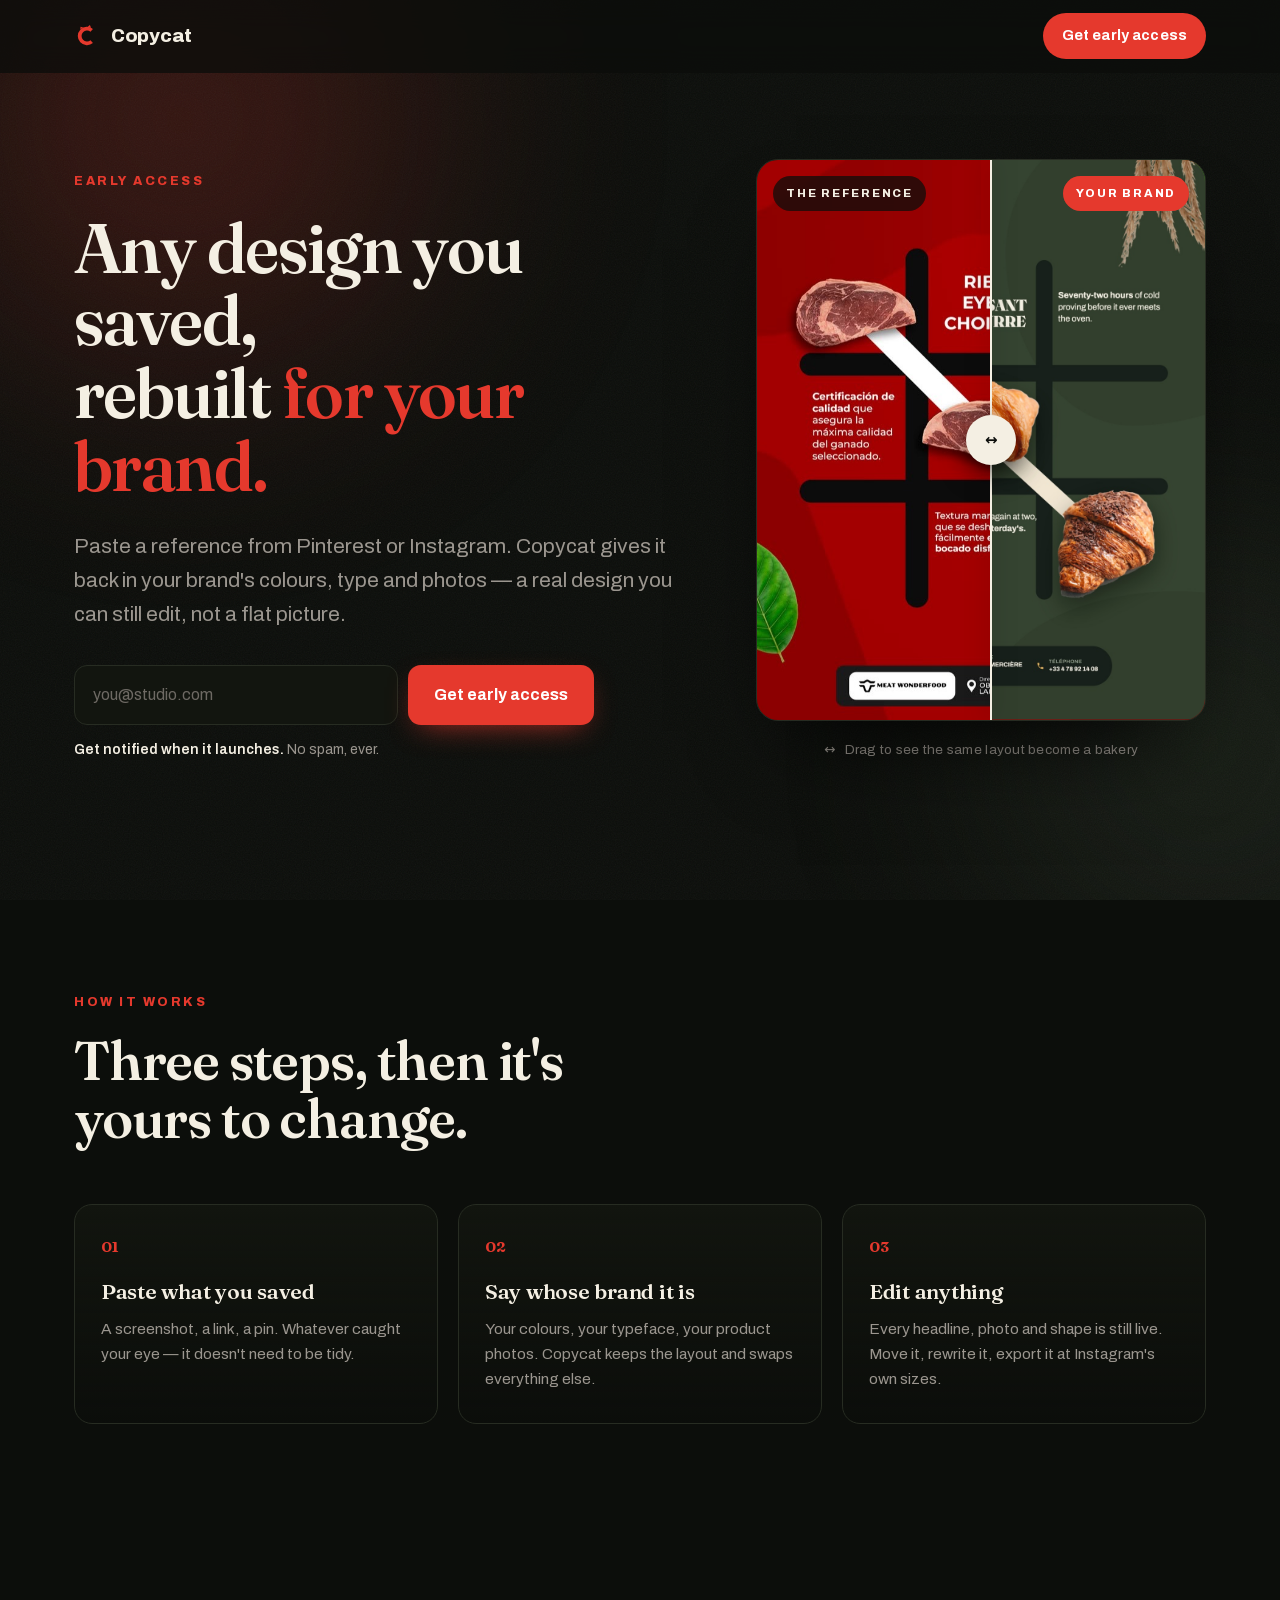
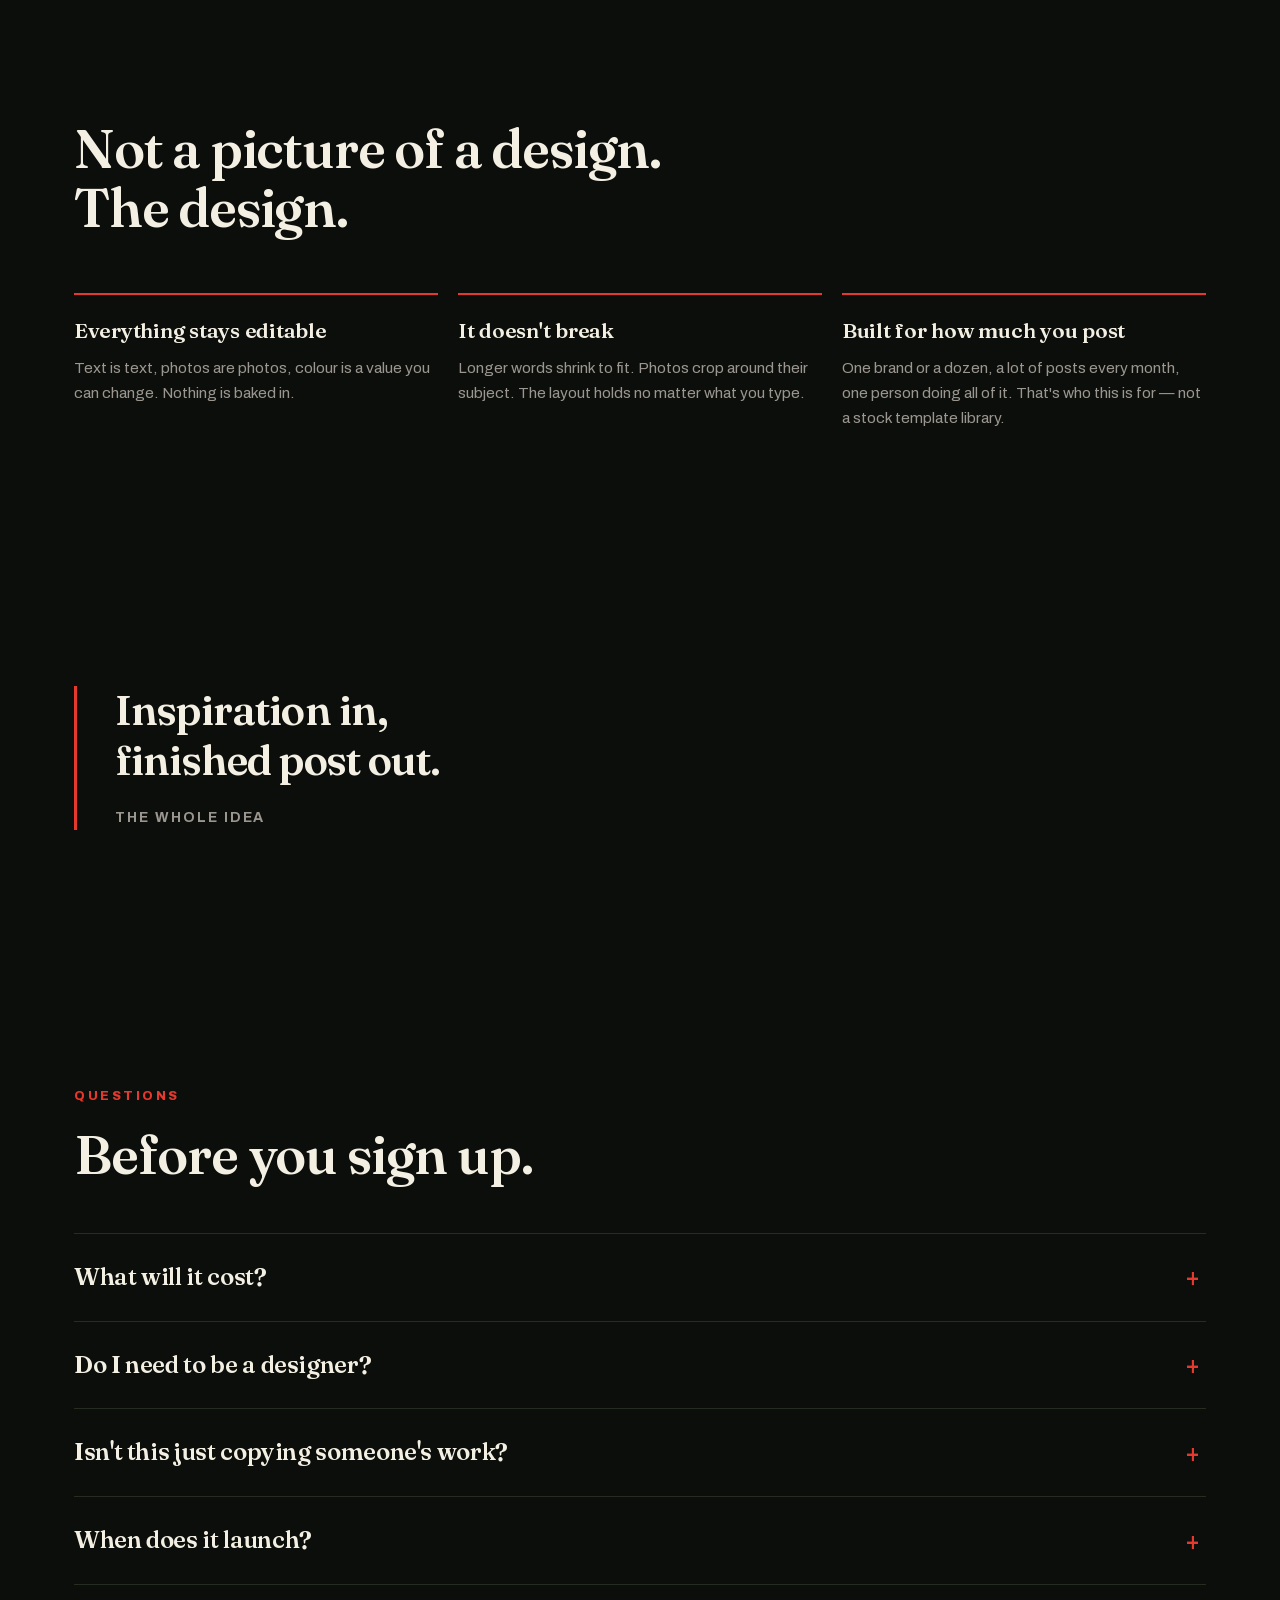
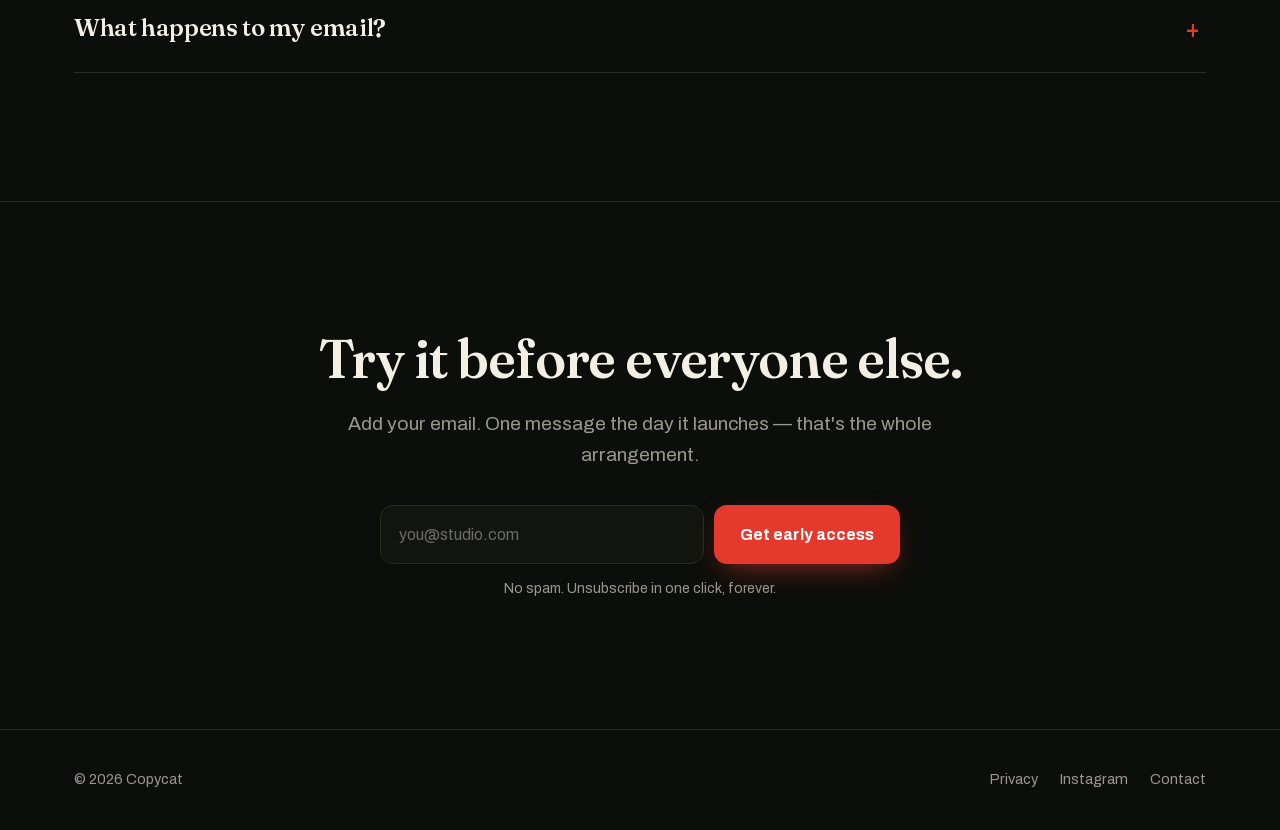
<file: index.html>
<!doctype html>
<html lang="en">
<head>
<meta charset="utf-8">
<meta name="viewport" content="width=device-width,initial-scale=1">
<title>Copycat — any design you saved, rebuilt for your brand</title>
<meta name="description" content="Paste a reference from Pinterest or Instagram. Copycat rebuilds it in your brand as a real, editable design.">
<link rel="icon" href="assets/avatar.png">
<meta property="og:title" content="Copycat — any design you saved, rebuilt for your brand">
<meta property="og:description" content="Paste a reference. Get back a real, editable design in your own brand.">
<meta property="og:image" content="https://stelwin.github.io/copycat/assets/result.jpg">
<meta property="og:type" content="website">
<meta name="twitter:card" content="summary_large_image">
<link rel="preload" href="fonts/fraunces-3.woff2" as="font" type="font/woff2" crossorigin>
<link rel="preload" href="fonts/archivo-0.woff2" as="font" type="font/woff2" crossorigin>
<link rel="stylesheet" href="styles.css">
</head>
<body>

<div class="atmos" aria-hidden="true">
  <div class="glow glow-a" data-par="0.06"></div>
  <div class="glow glow-b" data-par="-0.04"></div>
  <div class="grain"></div>
</div>

<header class="nav" id="nav">
  <div class="shell">
    <a class="brand" href="index.html">
      <img src="assets/mark.svg" alt="" width="26" height="26">
      Copycat
    </a>
    <a class="nav-cta" href="#get">Get early access</a>
  </div>
</header>

<main>

  <!-- ============ hero ============ -->
  <section class="hero" id="get">
    <div class="shell hero-grid">
      <div>
        <p class="eyebrow reveal">Early access</p>
        <h1 class="reveal">Any design you saved, <br class="br-wide">rebuilt <em>for your brand.</em></h1>
        <p class="lede reveal">
          Paste a reference from Pinterest or Instagram. Copycat gives it back in your
          brand's colours, type and photos — a real design you can still edit,
          not a flat picture.
        </p>

        <form class="signup reveal" id="form-hero" novalidate>
          <div class="signup-row">
            <label class="sr-only" for="email-hero" hidden>Email address</label>
            <input id="email-hero" type="email" name="email" required
                   autocomplete="email" placeholder="you@studio.com">
            <button class="btn" type="submit">Get early access</button>
          </div>
          <p class="signup-error" role="alert"></p>
          <p class="signup-note">
            <b>Get notified when it launches.</b> No spam, ever.
          </p>
        </form>

        <div class="thanks" data-thanks>
          <h3>You're on the list.</h3>
          <p>Two quick questions — optional, and they shape what gets built first.</p>

          <div class="q" data-q="role">
            <span class="q-label">What do you make posts for?</span>
            <div class="chips">
              <button type="button" class="chip">Clients</button>
              <button type="button" class="chip">My own brand</button>
              <button type="button" class="chip">An agency</button>
              <button type="button" class="chip">Something else</button>
            </div>
          </div>

          <div class="q" data-q="volume">
            <span class="q-label">Roughly how many posts a month?</span>
            <div class="chips">
              <button type="button" class="chip">Under 10</button>
              <button type="button" class="chip">10–40</button>
              <button type="button" class="chip">40–100</button>
              <button type="button" class="chip">More</button>
            </div>
          </div>

          <p class="thanks-done" data-thanks-done>Tap an answer and it's saved.</p>
        </div>
      </div>

      <div class="demo reveal">
        <div class="demo-card" data-tilt>
          <div class="compare" id="compare" role="slider" tabindex="0"
               aria-label="Drag to compare the reference with the rebuilt design"
               aria-valuemin="0" aria-valuemax="100" aria-valuenow="52">
            <img class="before" src="assets/reference.jpg" alt="A butcher's poster found on Pinterest." width="736" height="920">
            <img class="after"  src="assets/result.jpg"    alt="The same layout rebuilt for a bakery brand." width="1120" height="1400">
            <div class="layer layer-before"><span class="tag tag-l">The reference</span></div>
            <div class="layer layer-after"><span class="tag tag-r">Your brand</span></div>
            <div class="handle"><span class="handle-ico">&#8596;</span></div>
          </div>
        </div>
        <p class="demo-hint"><span>&#8596;</span> Drag to see the same layout become a bakery</p>
      </div>
    </div>
  </section>

  <!-- ============ how ============ -->
  <section id="how">
    <div class="shell">
      <p class="eyebrow reveal">How it works</p>
      <h2 class="reveal">Three steps, then it's <br class="br-wide">yours to change.</h2>

      <div class="steps-grid">
        <div class="step reveal">
          <div class="step-n">01</div>
          <h3>Paste what you saved</h3>
          <p>A screenshot, a link, a pin. Whatever caught your eye — it doesn't need to be tidy.</p>
        </div>
        <div class="step reveal">
          <div class="step-n">02</div>
          <h3>Say whose brand it is</h3>
          <p>Your colours, your typeface, your product photos. Copycat keeps the layout and swaps everything else.</p>
        </div>
        <div class="step reveal">
          <div class="step-n">03</div>
          <h3>Edit anything</h3>
          <p>Every headline, photo and shape is still live. Move it, rewrite it, export it at Instagram's own sizes.</p>
        </div>
      </div>
    </div>
  </section>

  <!-- ============ why ============ -->
  <section id="why">
    <div class="shell">
      <p class="eyebrow reveal">Why it's different</p>
      <h2 class="reveal">Not a picture of a design. <br class="br-wide">The design.</h2>

      <div class="props">
        <div class="prop reveal">
          <h3>Everything stays editable</h3>
          <p>Text is text, photos are photos, colour is a value you can change. Nothing is baked in.</p>
        </div>
        <div class="prop reveal">
          <h3>It doesn't break</h3>
          <p>Longer words shrink to fit. Photos crop around their subject. The layout holds no matter what you type.</p>
        </div>
        <div class="prop reveal">
          <h3>Built for how much you post</h3>
          <p>One brand or a dozen, a lot of posts every month, one person doing all of it. That's who this is for — not a stock template library.</p>
        </div>
      </div>
    </div>
  </section>

  <!-- ============ pull quote ============ -->
  <section id="promise">
    <div class="shell">
      <div class="pull reveal">
        <p>Inspiration in, finished post out.</p>
        <cite>The whole idea</cite>
      </div>
    </div>
  </section>

  <!-- ============ faq ============ -->
  <section id="faq">
    <div class="shell">
      <p class="eyebrow reveal">Questions</p>
      <h2 class="reveal">Before you sign up.</h2>

      <div class="faq-list reveal">
        <details>
          <summary>What will it cost?</summary>
          <p>Every design costs real money to generate, so Copycat will be paid. What early access buys you is being first through the door and the lowest price it will ever carry. Nothing is charged before you have seen it work, and you will be told the number before you are asked for it.</p>
        </details>
        <details>
          <summary>Do I need to be a designer?</summary>
          <p>No. You need a reference you like and a brand you know. Copycat does the rebuilding; you decide what's right.</p>
        </details>
        <details>
          <summary>Isn't this just copying someone's work?</summary>
          <p>You're borrowing a layout, the way every designer always has — not reposting someone's photo or their words. What comes back is your product, your colours and your words in a structure you liked.</p>
        </details>
        <details>
          <summary>When does it launch?</summary>
          <p>No date to promise yet, which is exactly why there's a list instead of a countdown. You'll get one email the day it's ready to use.</p>
        </details>
        <details>
          <summary>What happens to my email?</summary>
          <p>It's used to tell you when Copycat launches, and for nothing else. No list is sold, shared or rented. <a href="privacy.html">The privacy page</a> says it plainly.</p>
        </details>
      </div>
    </div>
  </section>

  <!-- ============ closing cta ============ -->
  <section class="close" id="join">
    <div class="shell">
      <h2 class="reveal">Try it before everyone else.</h2>
      <p class="lede reveal" style="margin-inline:auto">
        Add your email. One message the day it launches — that's the whole arrangement.
      </p>

      <form class="signup reveal" id="form-close" novalidate>
        <div class="signup-row">
          <label for="email-close" hidden>Email address</label>
          <input id="email-close" type="email" name="email" required
                 autocomplete="email" placeholder="you@studio.com">
          <button class="btn" type="submit">Get early access</button>
        </div>
        <p class="signup-error" role="alert"></p>
        <p class="signup-note">No spam. Unsubscribe in one click, forever.</p>
      </form>

      <div class="thanks" data-thanks>
        <h3>You're on the list.</h3>
        <p>Two quick questions — optional, and they shape what gets built first.</p>
        <div class="q" data-q="role">
          <span class="q-label">What do you make posts for?</span>
          <div class="chips">
            <button type="button" class="chip">Clients</button>
            <button type="button" class="chip">My own brand</button>
            <button type="button" class="chip">An agency</button>
            <button type="button" class="chip">Something else</button>
          </div>
        </div>
        <div class="q" data-q="volume">
          <span class="q-label">Roughly how many posts a month?</span>
          <div class="chips">
            <button type="button" class="chip">Under 10</button>
            <button type="button" class="chip">10–40</button>
            <button type="button" class="chip">40–100</button>
            <button type="button" class="chip">More</button>
          </div>
        </div>
        <p class="thanks-done" data-thanks-done>Tap an answer and it's saved.</p>
      </div>
    </div>
  </section>

</main>

<footer>
  <div class="shell">
    <div>&copy; <span id="year">2026</span> Copycat</div>
    <div class="foot-links">
      <a href="privacy.html">Privacy</a>
      <a href="https://instagram.com/copycat.design.studio" rel="noopener">Instagram</a>
      <a href="mailto:vlad.seenware@icloud.com">Contact</a>
    </div>
  </div>
</footer>

<script src="main.js"></script>
<!-- Cloudflare Web Analytics: counts visits, sets no cookies, needs no banner -->
<script type="module" src="https://static.cloudflareinsights.com/beacon.min.js" data-cf-beacon='{"token": "52e581b5ea81407e907edfb0dd8e8593"}'></script>
</body>
</html>
</file>
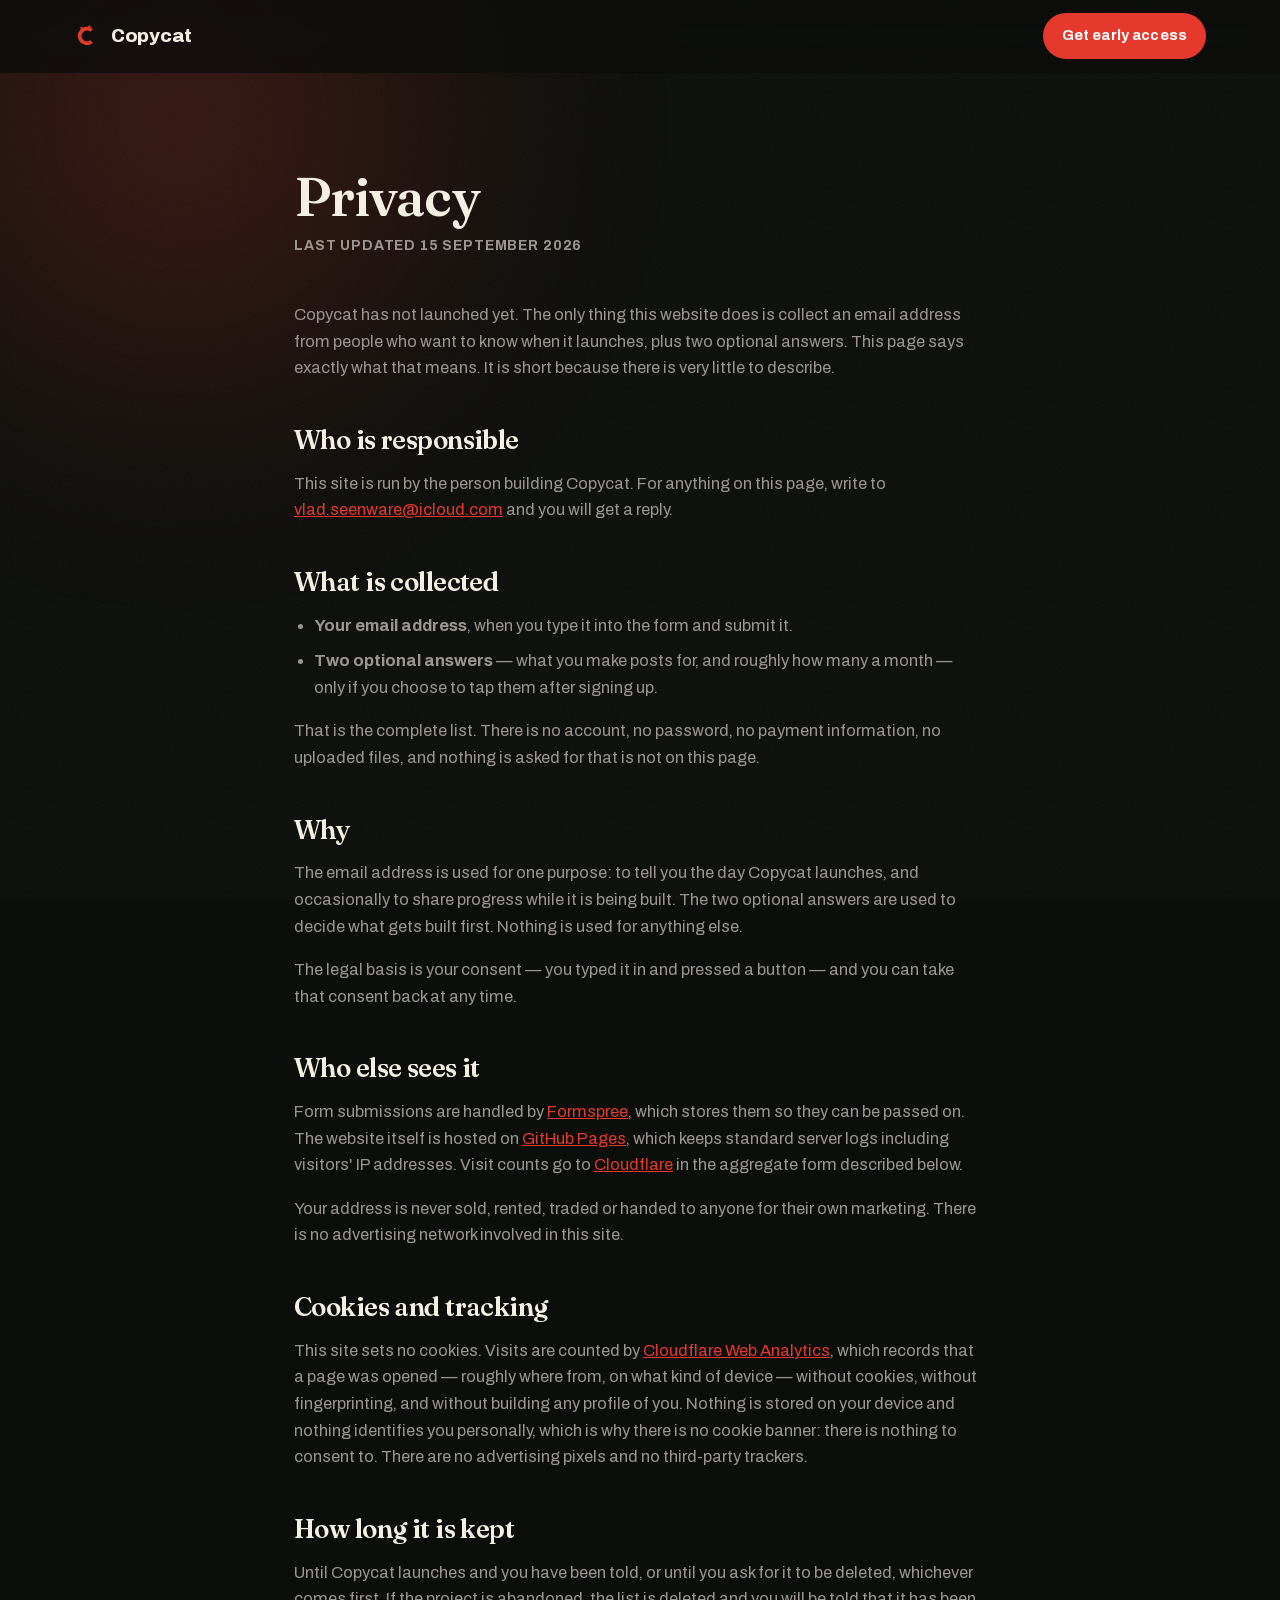
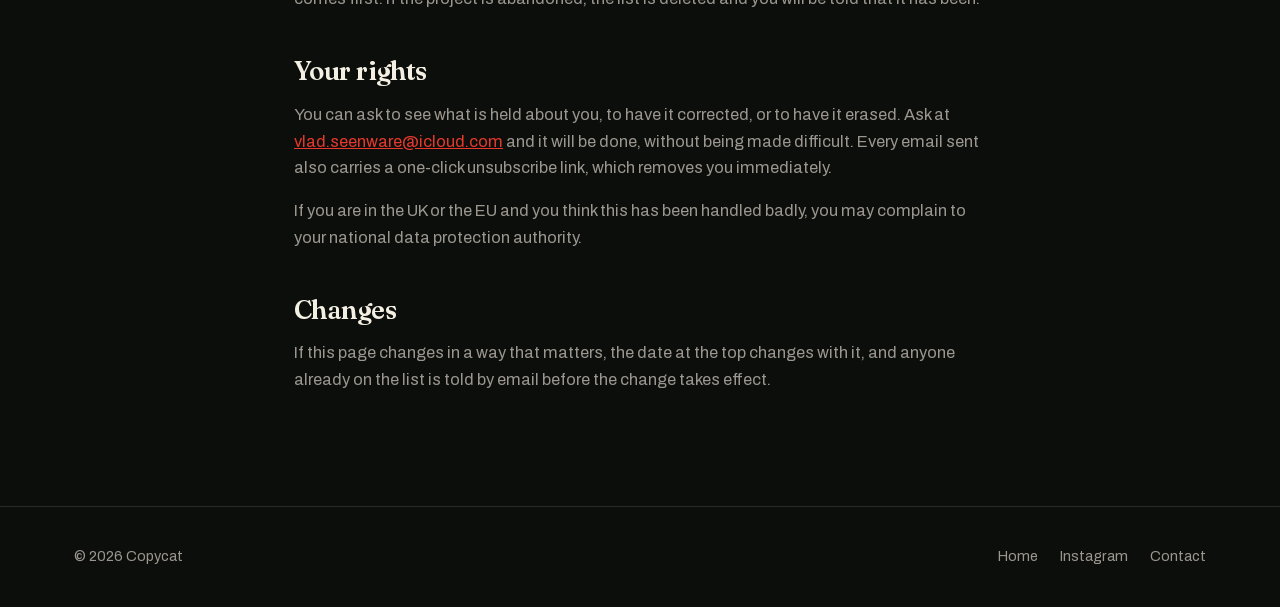
<file: privacy.html>
<!doctype html>
<html lang="en">
<head>
<meta charset="utf-8">
<meta name="viewport" content="width=device-width,initial-scale=1">
<title>Privacy — Copycat</title>
<meta name="description" content="What Copycat collects, why, and how to have it deleted.">
<meta name="robots" content="noindex">
<link rel="icon" href="assets/avatar.png">
<link rel="stylesheet" href="styles.css">
</head>
<body>

<div class="atmos" aria-hidden="true">
  <div class="glow glow-a"></div>
  <div class="grain"></div>
</div>

<header class="nav">
  <div class="shell">
    <a class="brand" href="index.html">
      <img src="assets/mark.svg" alt="" width="26" height="26">
      Copycat
    </a>
    <a class="nav-cta" href="index.html#get">Get early access</a>
  </div>
</header>

<main>
  <div class="shell doc">
    <h1>Privacy</h1>
    <p class="updated">Last updated 15 September 2026</p>

    <p>
      Copycat has not launched yet. The only thing this website does is collect an email
      address from people who want to know when it launches, plus two optional answers.
      This page says exactly what that means. It is short because there is very
      little to describe.
    </p>

    <h2>Who is responsible</h2>
    <p>
      This site is run by the person building Copycat. For anything on this page,
      write to <a href="mailto:vlad.seenware@icloud.com">vlad.seenware@icloud.com</a> and you will get a reply.
    </p>

    <h2>What is collected</h2>
    <ul>
      <li><b>Your email address</b>, when you type it into the form and submit it.</li>
      <li><b>Two optional answers</b> — what you make posts for, and roughly how many a
        month — only if you choose to tap them after signing up.</li>
    </ul>
    <p>
      That is the complete list. There is no account, no password, no payment
      information, no uploaded files, and nothing is asked for that is not on this page.
    </p>

    <h2>Why</h2>
    <p>
      The email address is used for one purpose: to tell you the day Copycat launches, and occasionally to share progress while it is being built. The two optional
      answers are used to decide what gets built first. Nothing is used for anything else.
    </p>
    <p>
      The legal basis is your consent — you typed it in and pressed a button — and you
      can take that consent back at any time.
    </p>

    <h2>Who else sees it</h2>
    <p>
      Form submissions are handled by <a href="https://formspree.io/legal/privacy-policy" rel="noopener">Formspree</a>,
      which stores them so they can be passed on. The website itself is hosted on
      <a href="https://docs.github.com/en/site-policy/privacy-policies/github-general-privacy-statement" rel="noopener">GitHub Pages</a>,
      which keeps standard server logs including visitors' IP addresses. Visit counts
      go to <a href="https://www.cloudflare.com/web-analytics/" rel="noopener">Cloudflare</a>
      in the aggregate form described below.
    </p>
    <p>
      Your address is never sold, rented, traded or handed to anyone for their own
      marketing. There is no advertising network involved in this site.
    </p>

    <h2>Cookies and tracking</h2>
    <p>
      This site sets no cookies. Visits are counted by
      <a href="https://www.cloudflare.com/web-analytics/" rel="noopener">Cloudflare Web Analytics</a>,
      which records that a page was opened — roughly where from, on what kind of
      device — without cookies, without fingerprinting, and without building any
      profile of you. Nothing is stored on your device and nothing identifies you
      personally, which is why there is no cookie banner: there is nothing to
      consent to. There are no advertising pixels and no third-party trackers.
    </p>

    <h2>How long it is kept</h2>
    <p>
      Until Copycat launches and you have been told, or until you ask for it to be deleted,
      whichever comes first. If the project is abandoned, the list is deleted and you
      will be told that it has been.
    </p>

    <h2>Your rights</h2>
    <p>
      You can ask to see what is held about you, to have it corrected, or to have it
      erased. Ask at <a href="mailto:vlad.seenware@icloud.com">vlad.seenware@icloud.com</a> and it will be done,
      without being made difficult. Every email sent also carries a one-click
      unsubscribe link, which removes you immediately.
    </p>
    <p>
      If you are in the UK or the EU and you think this has been handled badly, you may
      complain to your national data protection authority.
    </p>

    <h2>Changes</h2>
    <p>
      If this page changes in a way that matters, the date at the top changes with it,
      and anyone already on the list is told by email before the change takes effect.
    </p>
  </div>
</main>

<footer>
  <div class="shell">
    <div>&copy; <span id="year">2026</span> Copycat</div>
    <div class="foot-links">
      <a href="index.html">Home</a>
      <a href="https://instagram.com/copycat.design.studio" rel="noopener">Instagram</a>
      <a href="mailto:vlad.seenware@icloud.com">Contact</a>
    </div>
  </div>
</footer>

<script src="main.js"></script>
<!-- Cloudflare Web Analytics: counts visits, sets no cookies, needs no banner -->
<script type="module" src="https://static.cloudflareinsights.com/beacon.min.js" data-cf-beacon='{"token": "52e581b5ea81407e907edfb0dd8e8593"}'></script>
</body>
</html>
</file>
<file: styles.css>
/* Copycat — landing page.
   Palette and typefaces are the brand's; nothing here invents a new one. */

@font-face{font-family:Fraunces;src:url(fonts/fraunces-3.woff2)format('woff2');font-weight:100 900;font-display:swap}
@font-face{font-family:Fraunces;src:url(fonts/fraunces-4.woff2)format('woff2');font-weight:100 900;font-display:swap}
@font-face{font-family:Fraunces;src:url(fonts/fraunces-5.woff2)format('woff2');font-weight:100 900;font-display:swap}
@font-face{font-family:Archivo;src:url(fonts/archivo-0.woff2)format('woff2');font-weight:100 900;font-display:swap}
@font-face{font-family:Archivo;src:url(fonts/archivo-1.woff2)format('woff2');font-weight:100 900;font-display:swap}
@font-face{font-family:Archivo;src:url(fonts/archivo-2.woff2)format('woff2');font-weight:100 900;font-display:swap}

:root{
  --ink:#0C0E0B;
  --ink-2:#12150F;
  --panel:#181C15;
  --line:#272C22;
  --cream:#F4EFE3;
  --muted:#9B968F;
  --red:#E5392D;
  --red-hot:#FF5040;

  --shell:1180px;
  --serif:Fraunces,Georgia,'Times New Roman',serif;
  --sans:Archivo,-apple-system,BlinkMacSystemFont,'Segoe UI',system-ui,sans-serif;

  --ease:cubic-bezier(.22,1,.36,1);
}

*{box-sizing:border-box}
html{scroll-behavior:smooth;-webkit-text-size-adjust:100%}
body{
  margin:0;background:var(--ink);color:var(--cream);
  font-family:var(--sans);font-size:17px;line-height:1.62;
  -webkit-font-smoothing:antialiased;overflow-x:hidden;
}
img{max-width:100%;display:block}
a{color:inherit}
::selection{background:var(--red);color:#fff}

.shell{width:100%;max-width:var(--shell);margin:0 auto;padding-inline:24px}

/* ---------- atmosphere: two slow glows and a grain, behind everything ---------- */
.atmos{position:fixed;inset:0;pointer-events:none;z-index:0;overflow:hidden}
.glow{position:absolute;border-radius:50%;filter:blur(110px);opacity:.34;
  will-change:transform}
.glow-a{width:760px;height:760px;top:-260px;left:-200px;
  background:radial-gradient(circle,rgba(229,57,45,.85),transparent 68%)}
.glow-b{width:660px;height:660px;top:46%;right:-260px;
  background:radial-gradient(circle,rgba(120,150,110,.55),transparent 68%)}
.grain{position:absolute;inset:-50%;opacity:.05;
  background-image:url("data:image/svg+xml,%3Csvg xmlns='http://www.w3.org/2000/svg' width='200' height='200'%3E%3Cfilter id='n'%3E%3CfeTurbulence type='fractalNoise' baseFrequency='.85' numOctaves='3'/%3E%3C/filter%3E%3Crect width='200' height='200' filter='url(%23n)'/%3E%3C/svg%3E")}

/* ---------- nav ---------- */
.nav{position:sticky;top:0;z-index:40;backdrop-filter:blur(14px);
  background:color-mix(in srgb,var(--ink) 78%,transparent);
  border-bottom:1px solid transparent;transition:border-color .3s}
.nav.is-stuck{border-bottom-color:var(--line)}
.nav .shell{display:flex;align-items:center;justify-content:space-between;
  height:72px;gap:16px}
.brand{display:flex;align-items:center;gap:11px;text-decoration:none;
  font-weight:800;letter-spacing:-.015em;font-size:19px}
.brand img{width:26px;height:26px}
.nav-cta{display:inline-flex;align-items:center;gap:9px;
  background:var(--red);color:#fff;text-decoration:none;font-weight:700;
  font-size:14.5px;letter-spacing:.01em;padding:11px 19px;border-radius:999px;
  transition:transform .22s var(--ease),background .22s}
.nav-cta:hover{background:var(--red-hot);transform:translateY(-1px)}

/* ---------- shared section furniture ---------- */
main{position:relative;z-index:1}
section{padding-block:clamp(72px,10vw,132px)}
.eyebrow{font-size:12.5px;letter-spacing:.2em;text-transform:uppercase;
  font-weight:800;color:var(--red);margin:0 0 20px}
h1,h2,h3{font-family:var(--serif);font-weight:600;letter-spacing:-.022em;
  line-height:1.04;margin:0}
h2{font-size:clamp(34px,4.6vw,54px);line-height:1.08}
h3{font-size:21px;line-height:1.24;letter-spacing:-.012em}
.lede{color:var(--muted);font-size:clamp(17px,1.5vw,19.5px);max-width:62ch;
  margin:20px 0 0}

/* ---------- hero ---------- */
.hero{padding-top:clamp(48px,7vw,86px);padding-bottom:clamp(56px,7vw,96px)}
.hero h1{font-size:clamp(40px,5.6vw,70px)}
.hero h1 em{font-style:normal;color:var(--red)}
.hero .lede{font-size:clamp(17.5px,1.7vw,21px);margin-top:26px}
.hero-grid{display:grid;grid-template-columns:minmax(0,1.1fr) minmax(0,.8fr);
  gap:clamp(36px,5vw,72px);align-items:center}

/* ---------- the email form, repeated verbatim wherever it appears ---------- */
.signup{margin-top:34px;max-width:520px}
.signup-row{display:flex;gap:10px;flex-wrap:wrap}
.signup input[type=email]{
  flex:1 1 240px;min-width:0;
  background:var(--ink-2);border:1px solid var(--line);color:var(--cream);
  font:inherit;font-size:16px;padding:16px 18px;border-radius:13px;
  transition:border-color .22s,box-shadow .22s}
.signup input[type=email]::placeholder{color:#6E6A64}
.signup input[type=email]:focus{outline:none;border-color:var(--red);
  box-shadow:0 0 0 4px rgba(229,57,45,.16)}
.btn{display:inline-flex;align-items:center;justify-content:center;gap:9px;
  background:var(--red);color:#fff;border:0;font:inherit;font-weight:700;
  font-size:16px;padding:16px 26px;border-radius:13px;cursor:pointer;
  transition:transform .22s var(--ease),background .22s,box-shadow .22s;
  box-shadow:0 10px 30px -12px rgba(229,57,45,.8)}
.btn:hover{background:var(--red-hot);transform:translateY(-2px)}
.btn:active{transform:translateY(0)}
.btn[disabled]{opacity:.6;cursor:wait;transform:none}
.signup-note{font-size:14px;color:var(--muted);margin:14px 0 0}
.signup-note b{color:var(--cream);font-weight:600}
.signup-error{font-size:14.5px;color:var(--red-hot);margin:12px 0 0;min-height:0}

/* the state after a successful submit */
.thanks{display:none;border:1px solid var(--line);background:var(--ink-2);
  border-radius:18px;padding:26px 26px 24px;max-width:520px;margin-top:34px}
.thanks.is-on{display:block;animation:rise .5s var(--ease) both}
.thanks h3{margin-bottom:8px}
.thanks p{color:var(--muted);font-size:15.5px;margin:0 0 20px}
.q{margin-bottom:20px}
.q-label{font-size:14px;font-weight:700;margin-bottom:11px;display:block}
.chips{display:flex;flex-wrap:wrap;gap:8px}
.chip{border:1px solid var(--line);background:transparent;color:var(--cream);
  font:inherit;font-size:14px;padding:9px 15px;border-radius:999px;cursor:pointer;
  transition:border-color .18s,background .18s,color .18s}
.chip:hover{border-color:#4A5140}
.chip.is-on{background:var(--red);border-color:var(--red);color:#fff}
.thanks-done{font-size:14.5px;color:var(--muted);margin:0}

/* ---------- the demo card: drag to compare ---------- */
.demo{position:relative;perspective:1400px}
.demo-card{position:relative;border-radius:22px;overflow:hidden;
  border:1px solid var(--line);background:var(--panel);
  box-shadow:0 50px 90px -40px rgba(0,0,0,.9),0 0 0 1px rgba(255,255,255,.02) inset;
  transform-style:preserve-3d;transition:transform .35s var(--ease)}
.compare{position:relative;aspect-ratio:4/5;user-select:none;touch-action:pan-y;
  cursor:ew-resize}
.compare img{position:absolute;inset:0;width:100%;height:100%;object-fit:cover;
  pointer-events:none}
.compare .after{clip-path:inset(0 0 0 var(--split,52%))}
.handle{position:absolute;top:0;bottom:0;left:var(--split,52%);width:2px;
  background:var(--cream);pointer-events:none;
  box-shadow:0 0 22px rgba(0,0,0,.6)}
.handle::after{content:'';position:absolute;top:50%;left:50%;
  width:50px;height:50px;transform:translate(-50%,-50%);
  border-radius:50%;background:var(--cream);
  box-shadow:0 10px 26px rgba(0,0,0,.55)}
.handle-ico{position:absolute;top:50%;left:50%;transform:translate(-50%,-50%);
  z-index:2;color:var(--ink);font-size:15px;font-weight:900;letter-spacing:-.04em}
.layer{position:absolute;inset:0;z-index:2;pointer-events:none}
.layer-before{clip-path:inset(0 calc(100% - var(--split,52%)) 0 0)}
.layer-after{clip-path:inset(0 0 0 var(--split,52%))}
.tag{position:absolute;top:16px;z-index:2;font-size:11.5px;font-weight:800;
  letter-spacing:.15em;text-transform:uppercase;padding:8px 13px;border-radius:999px;
  background:rgba(12,14,11,.74);backdrop-filter:blur(6px);color:var(--cream);
  pointer-events:none}
.tag-l{left:16px}
.tag-r{right:16px;background:var(--red);color:#fff}
.demo-hint{display:flex;align-items:center;justify-content:center;gap:9px;
  margin-top:18px;font-size:13.5px;color:var(--muted);letter-spacing:.02em}
.demo-hint span{display:inline-block;animation:nudge 2.6s var(--ease) infinite}

/* ---------- steps ---------- */
.steps-grid{display:grid;grid-template-columns:repeat(3,minmax(0,1fr));
  gap:20px;margin-top:56px}
.step{border:1px solid var(--line);border-radius:18px;padding:30px 26px 32px;
  background:linear-gradient(180deg,var(--ink-2),transparent);
  position:relative;overflow:hidden}
.step::before{content:'';position:absolute;inset:0;border-radius:18px;
  background:radial-gradient(400px 160px at 50% -30%,rgba(229,57,45,.16),transparent 70%);
  opacity:0;transition:opacity .4s}
.step:hover::before{opacity:1}
.step-n{font-family:var(--serif);font-size:15px;font-weight:700;color:var(--red);
  margin-bottom:18px}
.step p{color:var(--muted);font-size:15.5px;margin:12px 0 0}

/* ---------- value props ---------- */
.props{display:grid;grid-template-columns:repeat(3,minmax(0,1fr));gap:20px;margin-top:56px}
.prop{border-top:2px solid var(--red);padding-top:22px}
.prop p{color:var(--muted);font-size:15.5px;margin:12px 0 0}

/* ---------- pull quote ---------- */
.pull{border-left:3px solid var(--red);padding-left:clamp(20px,3vw,38px)}
.pull p{font-family:var(--serif);font-weight:600;letter-spacing:-.02em;
  font-size:clamp(26px,3.6vw,42px);line-height:1.18;margin:0;max-width:20ch}
.pull cite{display:block;margin-top:22px;font-style:normal;font-size:14px;
  letter-spacing:.14em;text-transform:uppercase;color:var(--muted);font-weight:700}

/* ---------- faq ---------- */
.faq-list{margin-top:48px;border-top:1px solid var(--line)}
details{border-bottom:1px solid var(--line)}
summary{list-style:none;cursor:pointer;padding:24px 44px 24px 0;position:relative;
  font-family:var(--serif);font-size:clamp(19px,2vw,24px);font-weight:600;
  letter-spacing:-.015em}
summary::-webkit-details-marker{display:none}
summary::after{content:'+';position:absolute;right:6px;top:50%;
  transform:translateY(-50%);font-family:var(--sans);font-size:24px;
  color:var(--red);transition:transform .3s var(--ease)}
details[open] summary::after{transform:translateY(-50%) rotate(45deg)}
details p{color:var(--muted);font-size:16px;margin:0 0 26px;max-width:66ch}

/* ---------- closing cta ---------- */
.close{text-align:center;border-top:1px solid var(--line)}
.close .signup{margin-inline:auto}
.close .signup-row{justify-content:center}
.close .thanks{margin-inline:auto;text-align:left}

/* ---------- footer ---------- */
footer{border-top:1px solid var(--line);padding-block:38px;font-size:14.5px;
  color:var(--muted);position:relative;z-index:1}
footer .shell{display:flex;justify-content:space-between;gap:18px;flex-wrap:wrap}
footer a{text-decoration:none;transition:color .2s}
footer a:hover{color:var(--cream)}
.foot-links{display:flex;gap:22px}

/* ---------- reveal on scroll ---------- */
.reveal{opacity:0;transform:translateY(22px);
  transition:opacity .7s var(--ease),transform .7s var(--ease)}
.reveal.is-in{opacity:1;transform:none}

@keyframes rise{from{opacity:0;transform:translateY(12px)}to{opacity:1;transform:none}}
@keyframes nudge{0%,100%{transform:translateX(-3px)}50%{transform:translateX(3px)}}

/* ---------- legal subpages ---------- */
.doc{max-width:74ch;padding-block:clamp(56px,8vw,96px)}
.doc h1{font-size:clamp(34px,5vw,54px);margin-bottom:10px}
.doc .updated{color:var(--muted);font-size:14px;letter-spacing:.06em;
  text-transform:uppercase;font-weight:700;margin:0 0 44px}
.doc h2{font-size:clamp(21px,2.4vw,26px);margin-top:44px;margin-bottom:12px}
.doc p,.doc li{color:var(--muted);font-size:16.5px}
.doc a{color:var(--red)}
.doc ul{padding-left:20px}
.doc li{margin-bottom:8px}

/* ---------- narrow ---------- */
@media (max-width:920px){
  .hero-grid{grid-template-columns:1fr}
  /* the headline and the email box come first on a phone; the demo follows,
     rather than pushing the whole offer below the fold */
  .br-wide{display:none}
  .hero .lede{max-width:none}
  .steps-grid,.props{grid-template-columns:1fr}
}
@media (max-width:420px){
  .signup-row{flex-direction:column}
  /* stacked, the flex basis would be read as a height — pin it back to content */
  .signup input[type=email]{flex:0 0 auto}
  .btn{width:100%}
}

/* ---------- people who asked for less movement get less ---------- */
@media (prefers-reduced-motion:reduce){
  html{scroll-behavior:auto}
  *,*::before,*::after{animation-duration:.01ms!important;animation-iteration-count:1!important;
    transition-duration:.01ms!important}
  .reveal{opacity:1;transform:none}
}
</file>
